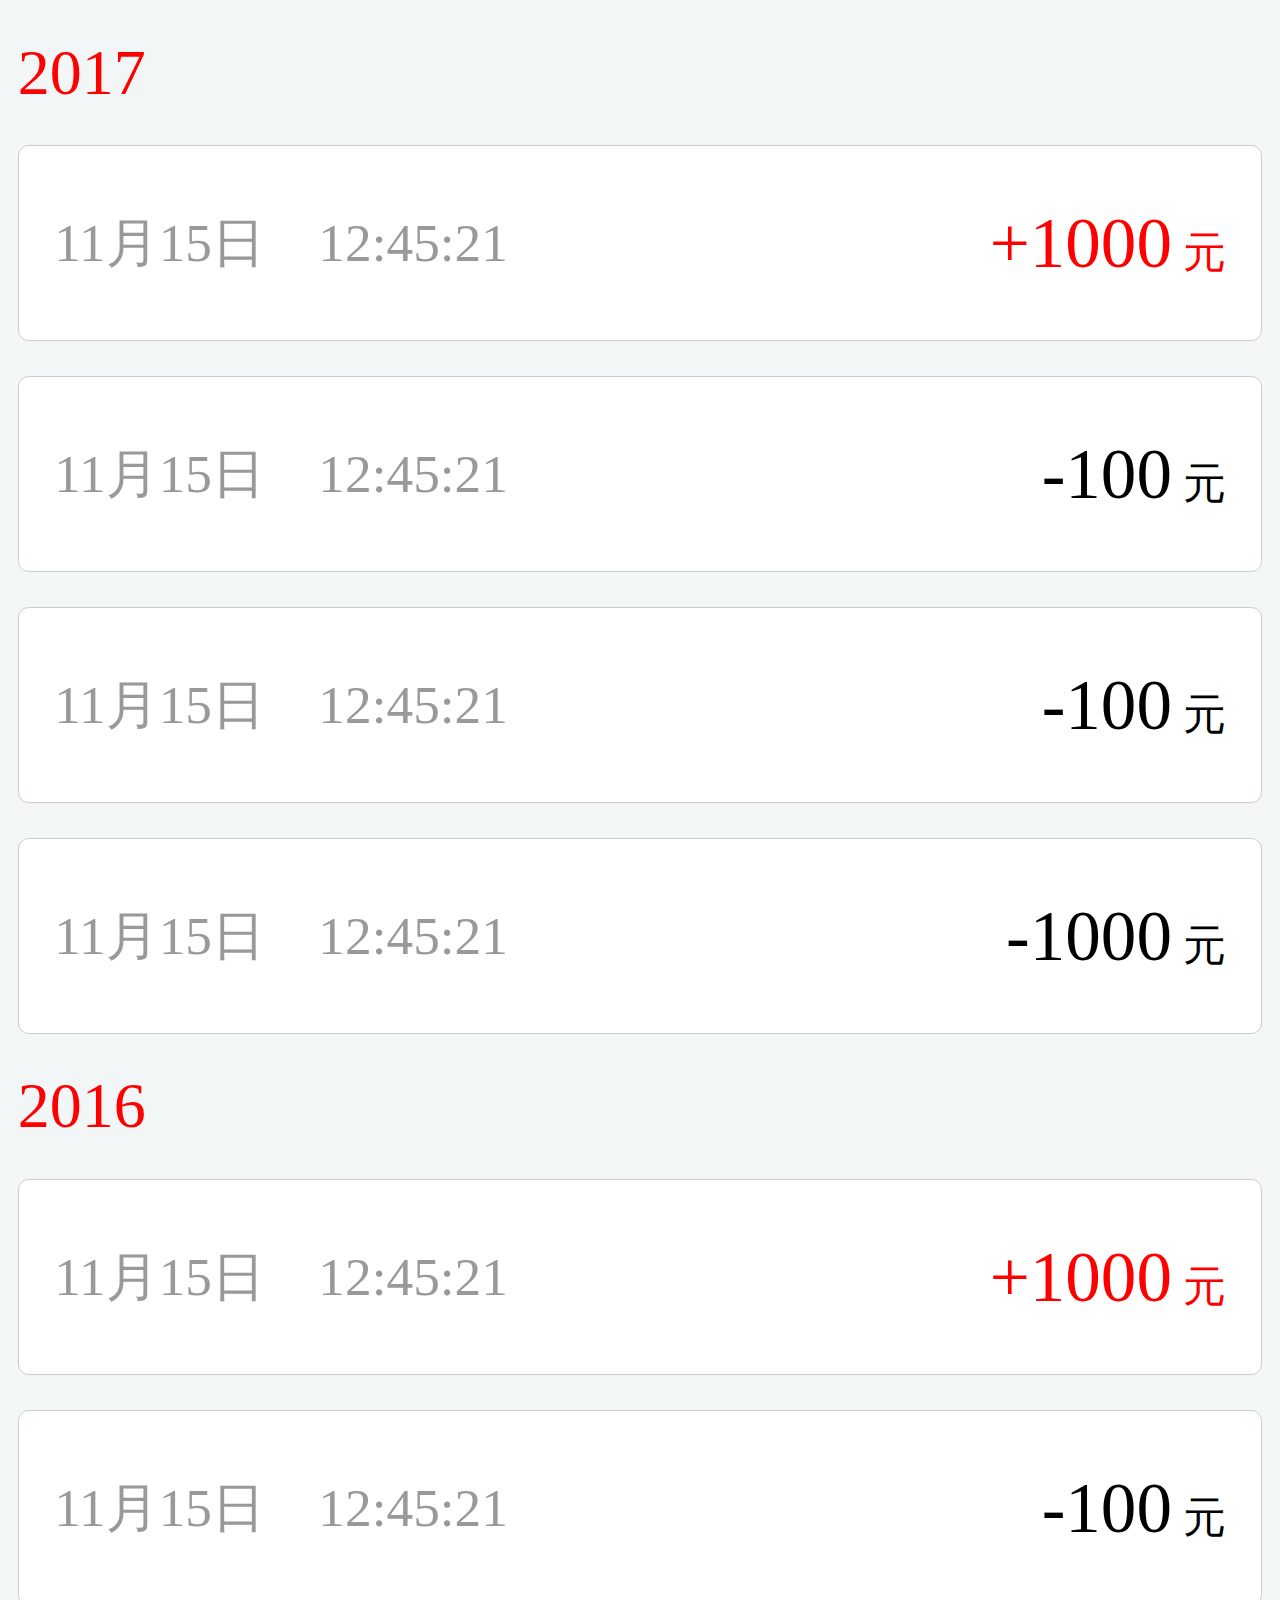
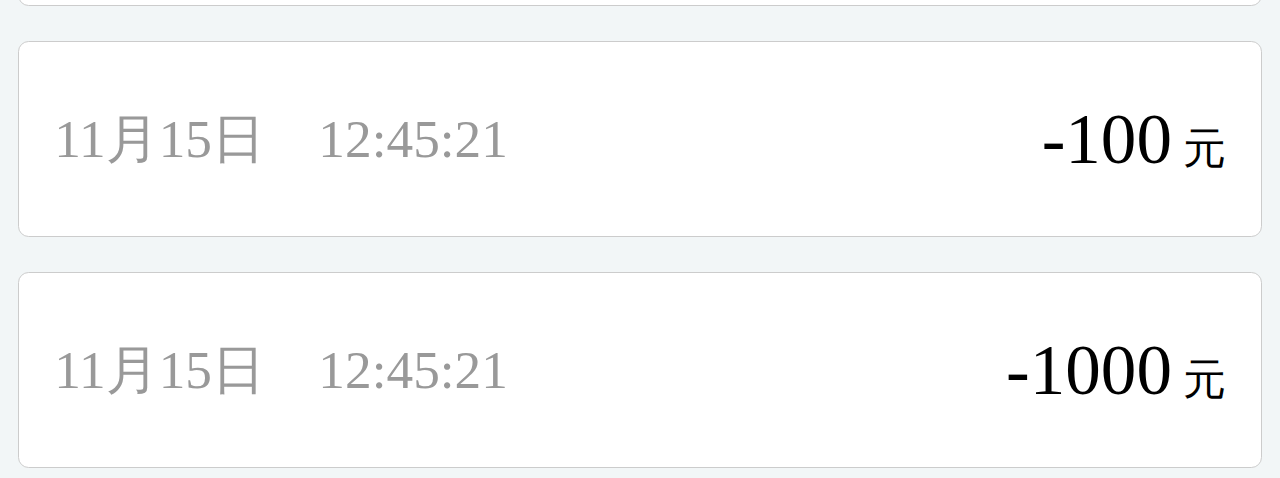
<file: chuzhiliushui.html>
<!DOCTYPE html>
<html lang="en">
<head>
	<meta charset="UTF-8">
	<meta name="viewport" content="width=device-width,initial-scale=1,user-scalable=0">
	<title>储值流水</title>
	<link rel="stylesheet" type="text/css" href="./css/index.css">

</head>
<body>
	<div class='jifen_yearbox'>
		<p class='year_'>2017</p>
		<ul>
			<li class="listyle">11月15日&nbsp&nbsp&nbsp&nbsp12:45:21<span class='addjifen'>+1000<span class="add_word"> 元</span></span></li>
			<li class="listyle">11月15日&nbsp&nbsp&nbsp&nbsp12:45:21<span class='_jifen'>-100<span class="word_"> 元</span></span></li>
			<li class="listyle">11月15日&nbsp&nbsp&nbsp&nbsp12:45:21<span class='_jifen'>-100<span class="word_"> 元</span></span></li>
			<li class="listyle">11月15日&nbsp&nbsp&nbsp&nbsp12:45:21<span class='_jifen'>-1000<span class="word_"> 元</span></span></li>
		</ul>
	</div>
		<div class='jifen_yearbox'>
		<p class='year_'>2016</p>
		<ul>
			<li class="listyle">11月15日&nbsp&nbsp&nbsp&nbsp12:45:21<span class='addjifen'>+1000<span class="add_word"> 元</span></span></li>
			<li class="listyle">11月15日&nbsp&nbsp&nbsp&nbsp12:45:21<span class='_jifen'>-100<span class="word_"> 元</span></span></li>
			<li class="listyle">11月15日&nbsp&nbsp&nbsp&nbsp12:45:21<span class='_jifen'>-100<span class="word_"> 元</span></span></li>
			<li class="listyle">11月15日&nbsp&nbsp&nbsp&nbsp12:45:21<span class='_jifen'>-1000<span class="word_"> 元</span></span></li>
		</ul>
	</div>

	<script type="text/javascript" src='./js/zepto.min.js v1.2.0'></script>
    <script type="text/javascript" src='./js/touch-0.2.14.min.js'></script>
    <script type="text/javascript" src='./js/fontsize.js'></script>
    <script type="text/javascript" src='./js/index.js'></script>
</body>
</html>
</file>
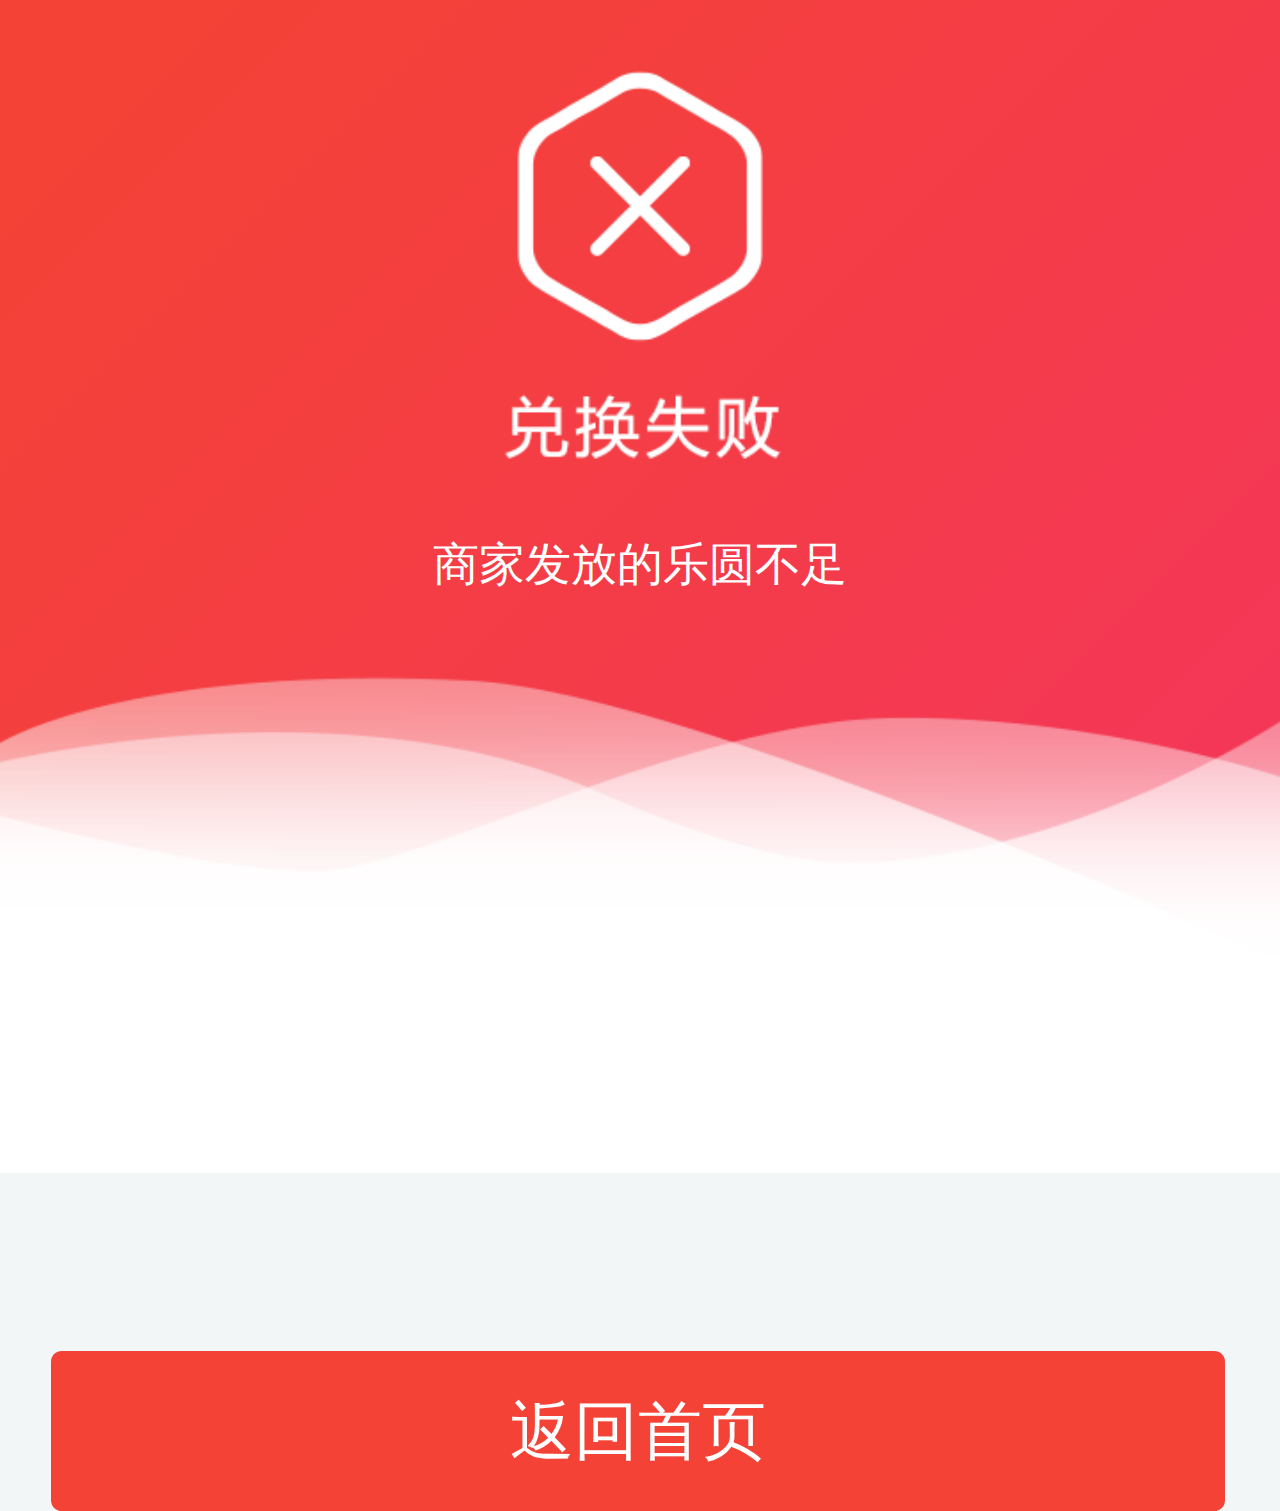
<file: duihuanfalse.html>
<!DOCTYPE html>
<html lang="en">
<head>
	<meta charset="UTF-8">
	<meta name="viewport" content="width=device-width,initial-scale=1,user-scalable=0">
	<title>兑换失败</title>
	<link rel="stylesheet" type="text/css" href="./css/index.css">
	<style>
		.jifen_false{

          background-image: url(./images/false1.png);
          background-repeat: no-repeat;
          -webkit-background-size: cover;
          background-size: cover;
          width: 7.2rem;
          height: 6.6rem;
      }

	</style>
</head>
<body>
	<div class='jifen_false'>
	<p class='res_jifen'>商家发放的乐圆不足</p>
	</div>
	<button class='go_denglu btn'>
		返回首页
	</button>
	
	<script type="text/javascript" src='./js/zepto.min.js v1.2.0'></script>
    <script type="text/javascript" src='./js/touch-0.2.14.min.js'></script>
    <script type="text/javascript" src='./js/fontsize.js'></script>
    <script type="text/javascript" src='./js/index.js'></script>
</body>
</html>
</file>
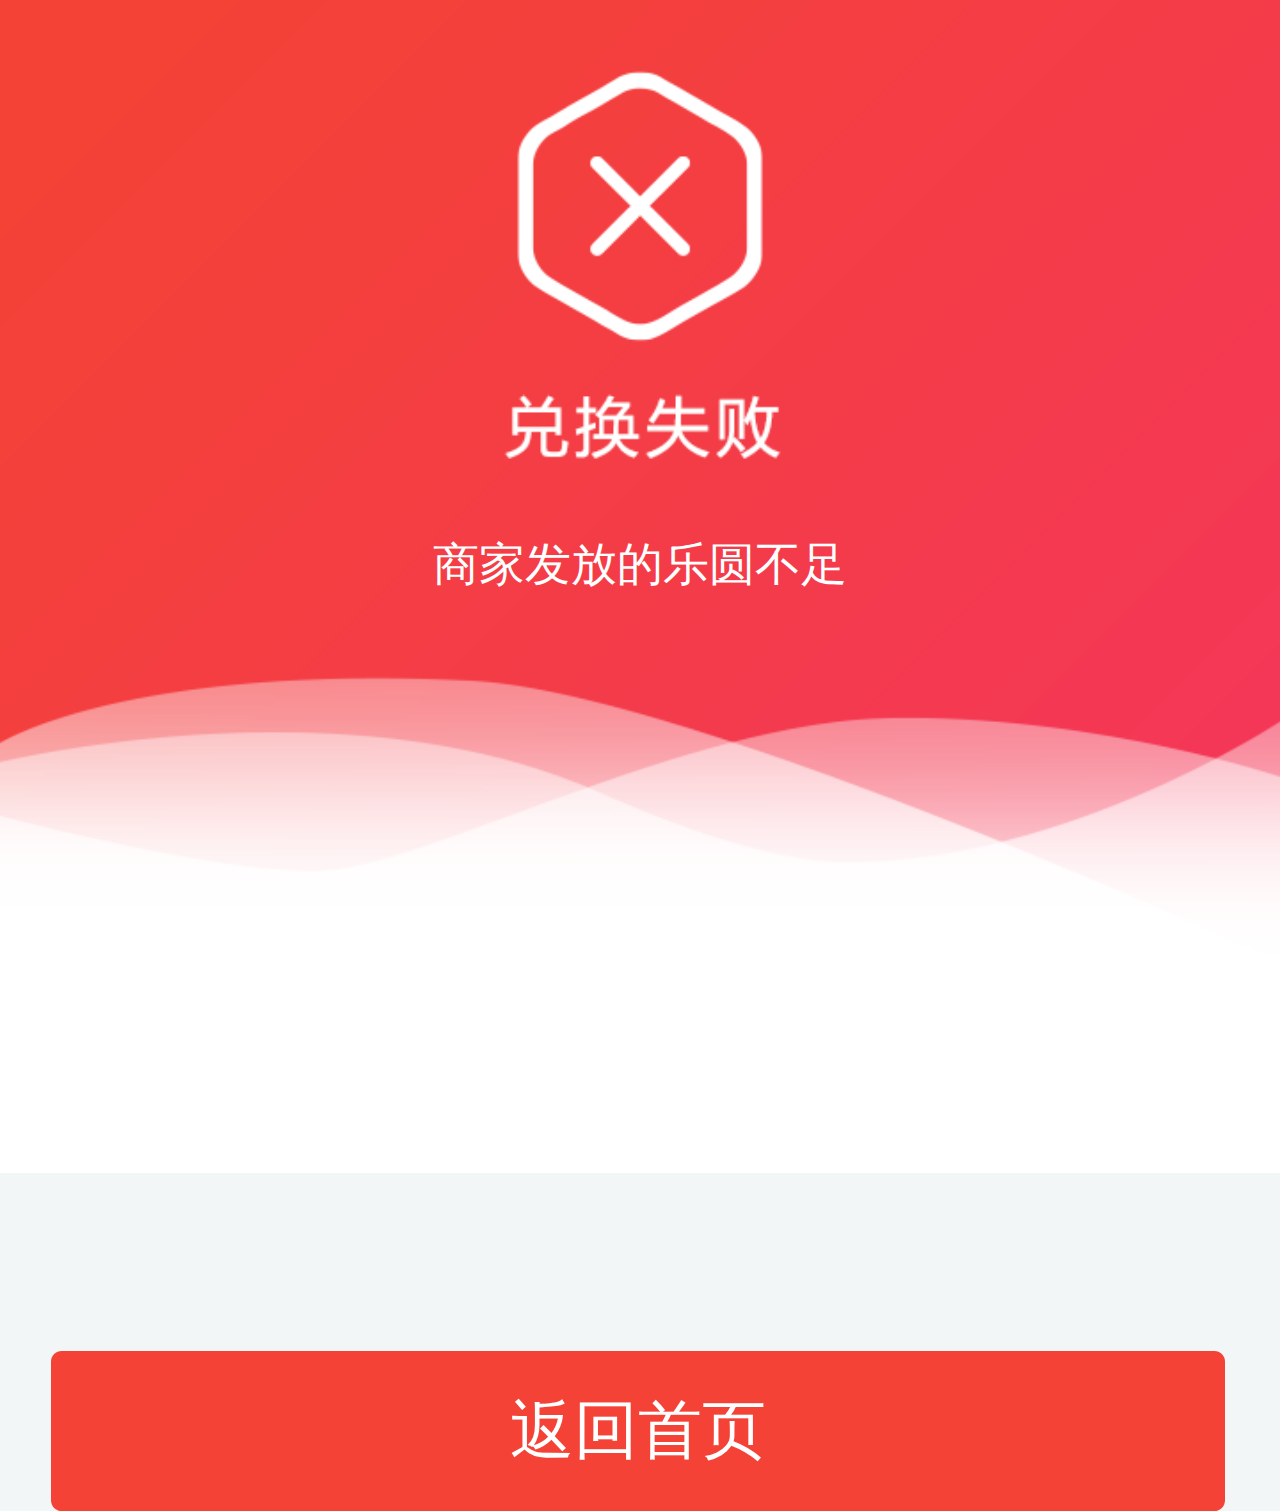
<file: false.html>
<!DOCTYPE html>
<html lang="en">
<head>
	<meta charset="UTF-8">
	<meta name="viewport" content="width=device-width,initial-scale=1,user-scalable=0">
	<title>兑换失败</title>
	<link rel="stylesheet" type="text/css" href="./css/index.css">
	<style>
		.jifen_false{

          background-image: url(./images/false1.png);
          background-repeat: no-repeat;
          -webkit-background-size: cover;
          background-size: cover;
          width: 7.2rem;
          height: 6.6rem;
      }

	</style>
</head>
<body>
	<div class='jifen_false'>
	<p class='res_jifen'>商家发放的乐圆不足</p>
	</div>
	<a href='./huiyuanjf.html' class='go_denglu btn'>
		返回首页
	</a>
	
	<script type="text/javascript" src='./js/zepto.min.js v1.2.0'></script>
    <script type="text/javascript" src='./js/touch-0.2.14.min.js'></script>
    <script type="text/javascript" src='./js/fontsize.js'></script>
    <script type="text/javascript" src='./js/index.js'></script>
</body>
</html>
</file>
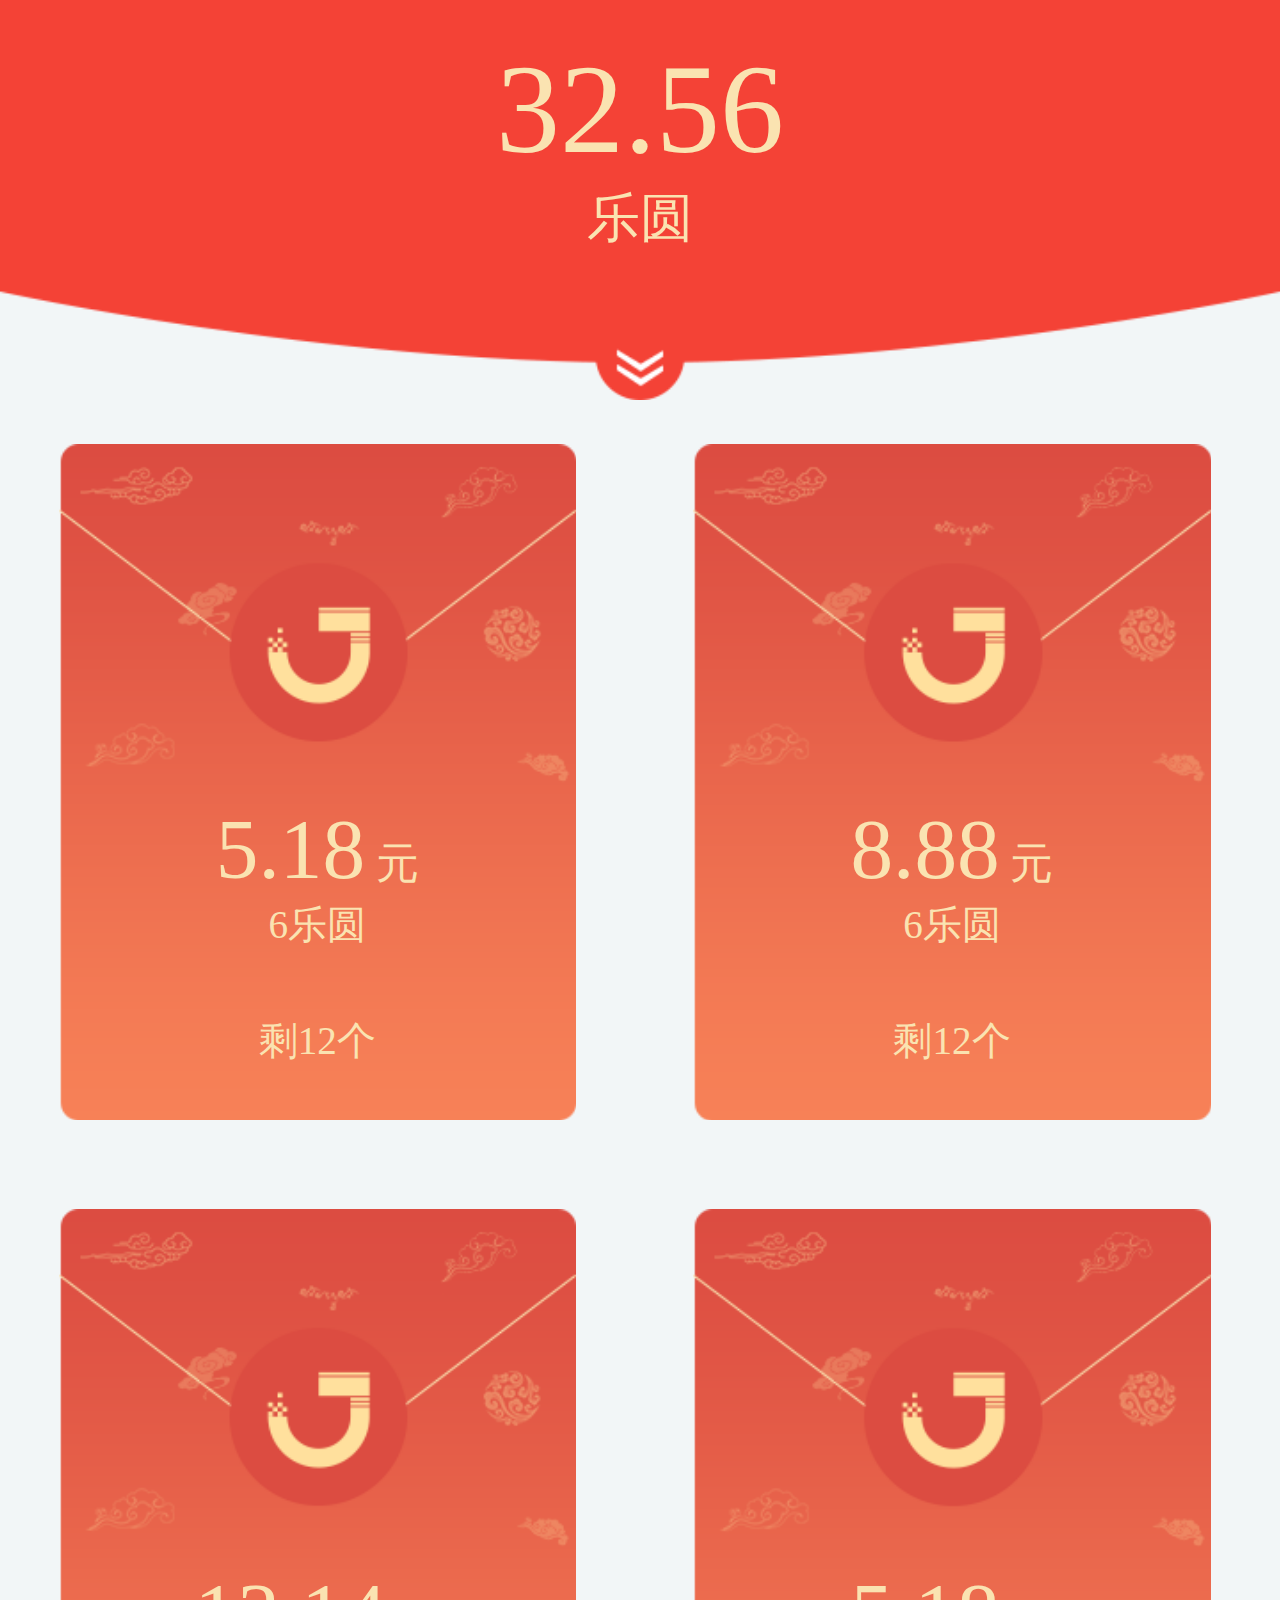
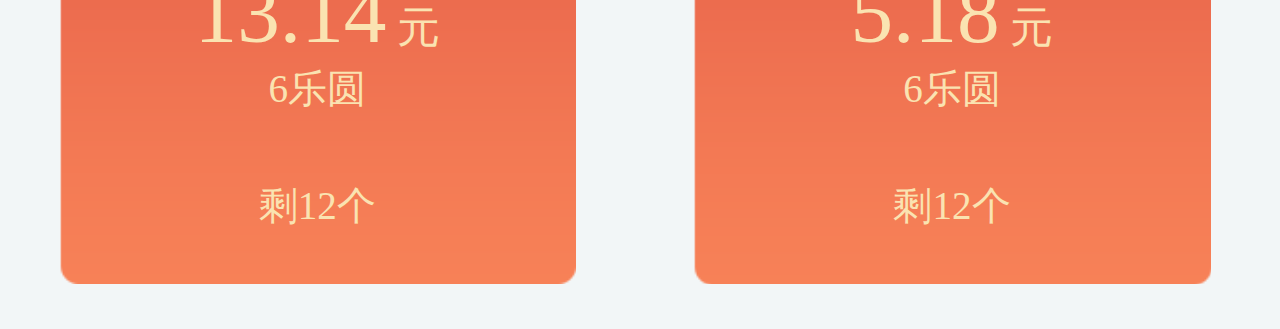
<file: hongbao.html>
<!DOCTYPE html>
<html lang="en">
<head>
	<meta charset="UTF-8">
	<meta name="viewport" content="width=device-width,initial-scale=1,user-scalable=0">
	<title>兑换红包</title>
	<script type="text/javascript" src='./js/fontsize.js'></script>
	<link rel="stylesheet" type="text/css" href="./css/index.css">
	<style>
		.hongbao_top{
			width: 7.2rem;
			height: 2.25rem;
			background-image: url(./images/arrow.png);
			background-repeat: no-repeat;
      		-webkit-background-size: cover;
      		background-size: cover;
		}

		
		.hb_inner{
			width: 2.91rem;
			height: 3.8rem;
			background-image: url(./images/xiaohb.png);
			background-repeat: no-repeat;
      		-webkit-background-size: cover;
      		background-size: cover;
      		float:left;
      		margin: 0.25rem 0.33rem 0.25rem 0.33rem;
		}
		 .tanchu_hongbao{
	      width: 6rem;
	      height: 8rem;
	      background-image: url(./images/openhb.png);
	      background-repeat: no-repeat;
	      -webkit-background-size: cover;
	      background-size: cover;
	      margin-top: 0.6rem;
	      margin-left: 0.6rem; 
	      position: absolute; 
	      top:0;
	      left:0;
	      display: none; 
	      z-index: 101;
    }
    	.tanchu_hongbao1{
	      width: 6rem;
	      height: 8rem;
	      background-image: url(./images/openhb.png);
	      background-repeat: no-repeat;
	      -webkit-background-size: cover;
	      background-size: cover;
	      margin-top: 0.6rem;
	      margin-left: 0.6rem; 
	      position: absolute; 
	      top:0;
	      left:0;
	      display: none; 
	      z-index: 102;
    }
	</style>
</head>
<body>

<!-- ->弹出层代码 -->
	<div class='tanchu_hongbao'>
		<p class='tan_dhtext'>兑换红包</p>
		<p class='tan_yuan'><span class='tan_num'>10.00</span>元</p>
		<p class='tan_xiaohao'>即将消耗9乐圆，请返回微信公众号领取</p>
		<a href='./hongbao.html' id="if_btn_ture" class='if_btn if_btn_ture'>确定兑换</a>
	</div>	

	<div class='tanchu_hongbao1'>
		<p class='tan_hb_f_text'><img src="./images/cry.png" alt="" class="img_cry">&nbsp&nbsp红包被抢光了,下次努力哦</p>
		<a href='./hongbao.html' id="if_btn_false" class='if_btn if_btn_false'>确定</a>
	</div>	

	<div class='zhezhao'>
		
	</div>
<!-- -->
	<div class='bh_content'>
			<div class='hongbao_top'>
				<p class='my_w hb_same'>32.56</p>
				<p class='text_hb hb_same'>乐圆</p>
			</div>
			<div class='hongbao_main'>
				<div class="hb_inner">
					<p class="samehb">
					<span class='hb_num'>5.18</span>&nbsp元</p>
					<p class="hb_dh">6乐圆</p>
					<p class="hb_sy">剩12个</p>
				</div>
				<div class="hb_inner"><p class="samehb">
					<span class='hb_num'>8.88</span>&nbsp元</p>
					<p class="hb_dh">6乐圆</p>
					<p class="hb_sy">剩12个</p>
				</div>
				<div class="hb_inner"><p class="samehb">
					<span class='hb_num'>13.14</span>&nbsp元</p>
					<p class="hb_dh">6乐圆</p>
					<p class="hb_sy">剩12个</p>
				</div>
				<div class="hb_inner"><p class="samehb">
					<span class='hb_num'>5.18</span>&nbsp元</p>
					<p class="hb_dh">6乐圆</p>
					<p class="hb_sy">剩12个</p>
				</div>
			</div>
		</div>
		
    <script type="text/javascript" src='./js/zepto.min.js v1.2.0'></script>
    <script type="text/javascript" src='./js/touch-0.2.14.min.js'></script>
    <script type="text/javascript" src='./js/fontsize.js'></script>
    <script type="text/javascript" src='./js/index.js'></script>
</body>
</html>
</file>
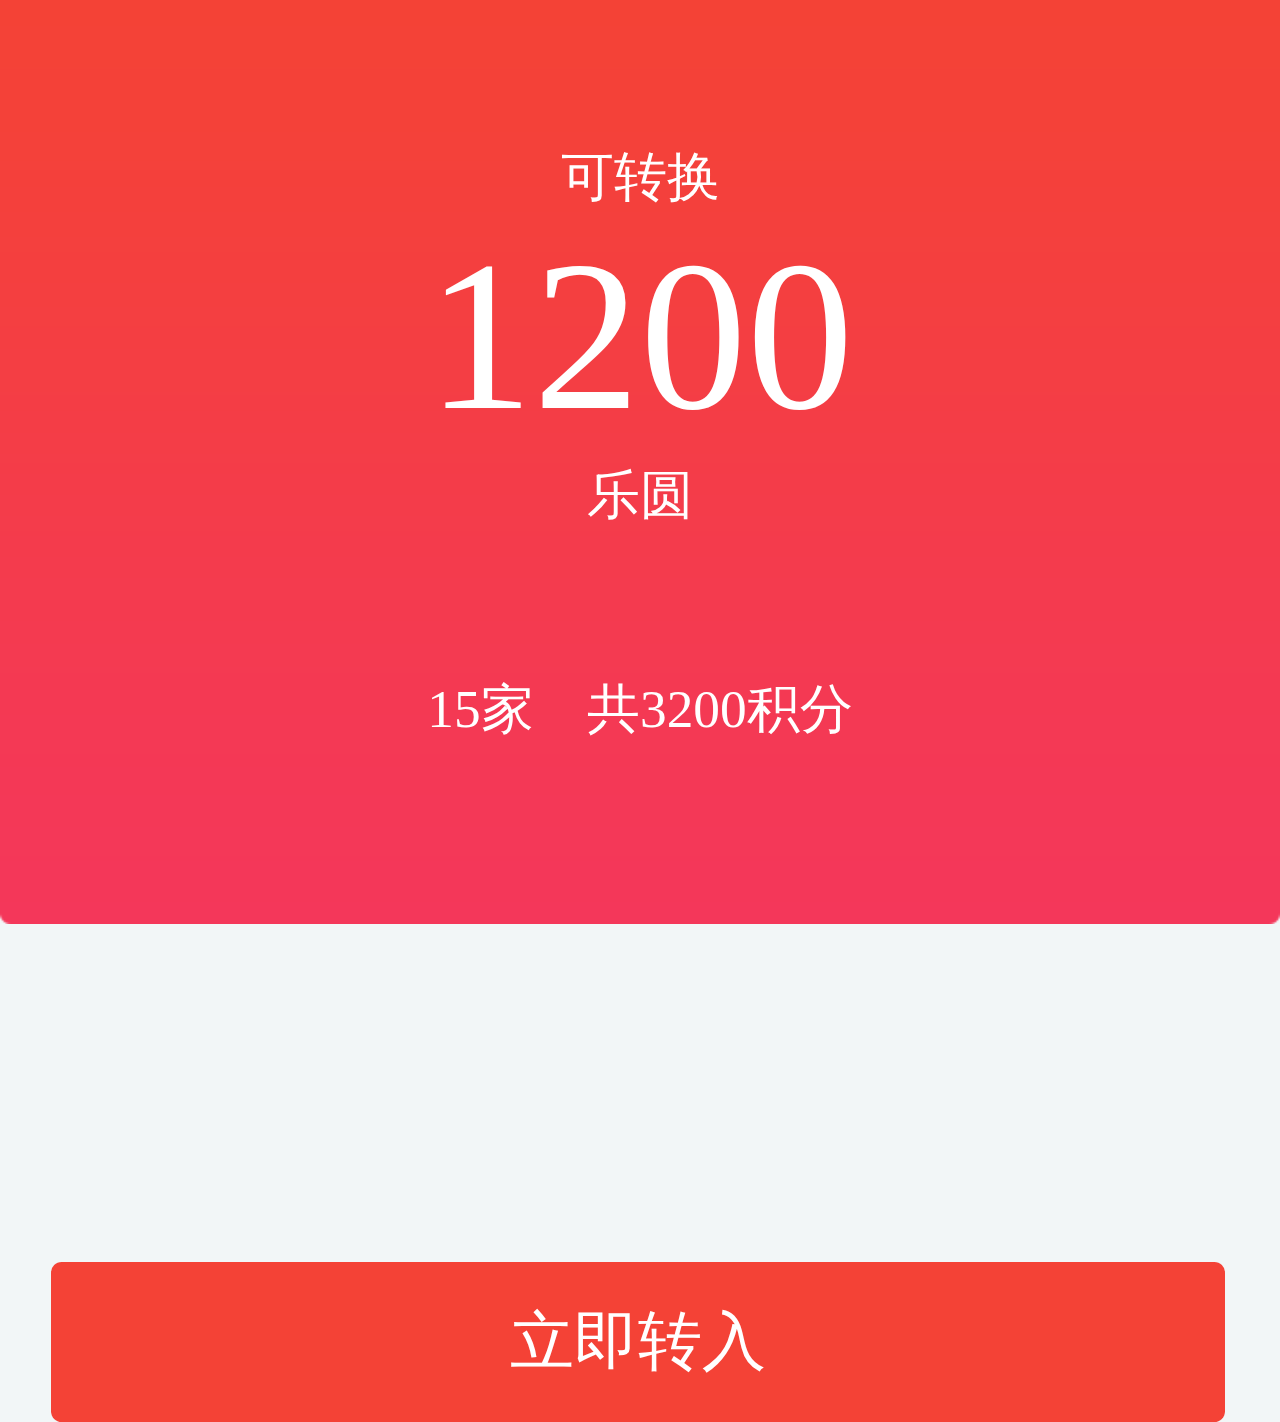
<file: jifenhuanleyuan.html>
<!DOCTYPE html>
<html lang="en">
<head>
	<meta charset="UTF-8">
	<meta name="viewport" content="width=device-width,initial-scale=1,user-scalable=0">
	<title>积分换乐圆</title>
	<link rel="stylesheet" type="text/css" href="./css/index.css">
	<style type="text/css">
      .bgc_jifen{
      background-image: url(./images/jifen_bgc.png);
      background-repeat: no-repeat;
      -webkit-background-size: cover;
      background-size: cover;
      width: 7.2rem;
      height: 5.2rem;
    }
	</style>
</head>
<body>
	<div class='bgc_jifen'>
		<p class='text_jl firs_test'>可转换</p>
		<p class='gundong_jifen'>1200</p>
		<p class='text_jl sce_test'>乐圆</p>
		<p class='text_jl th_test'><span>15家&nbsp&nbsp&nbsp&nbsp共3200积分</span></p>
	</div>

	<a href='./ok.html' class='btn zhuanru_btn'>立即转入</a>


	 <script type="text/javascript" src='./js/zepto.min.js v1.2.0'></script>
    <script type="text/javascript" src='./js/touch-0.2.14.min.js'></script>
    <script type="text/javascript" src='./js/fontsize.js'></script>
    <script type="text/javascript" src='./js/index.js'></script>
</body>
</html>
</file>
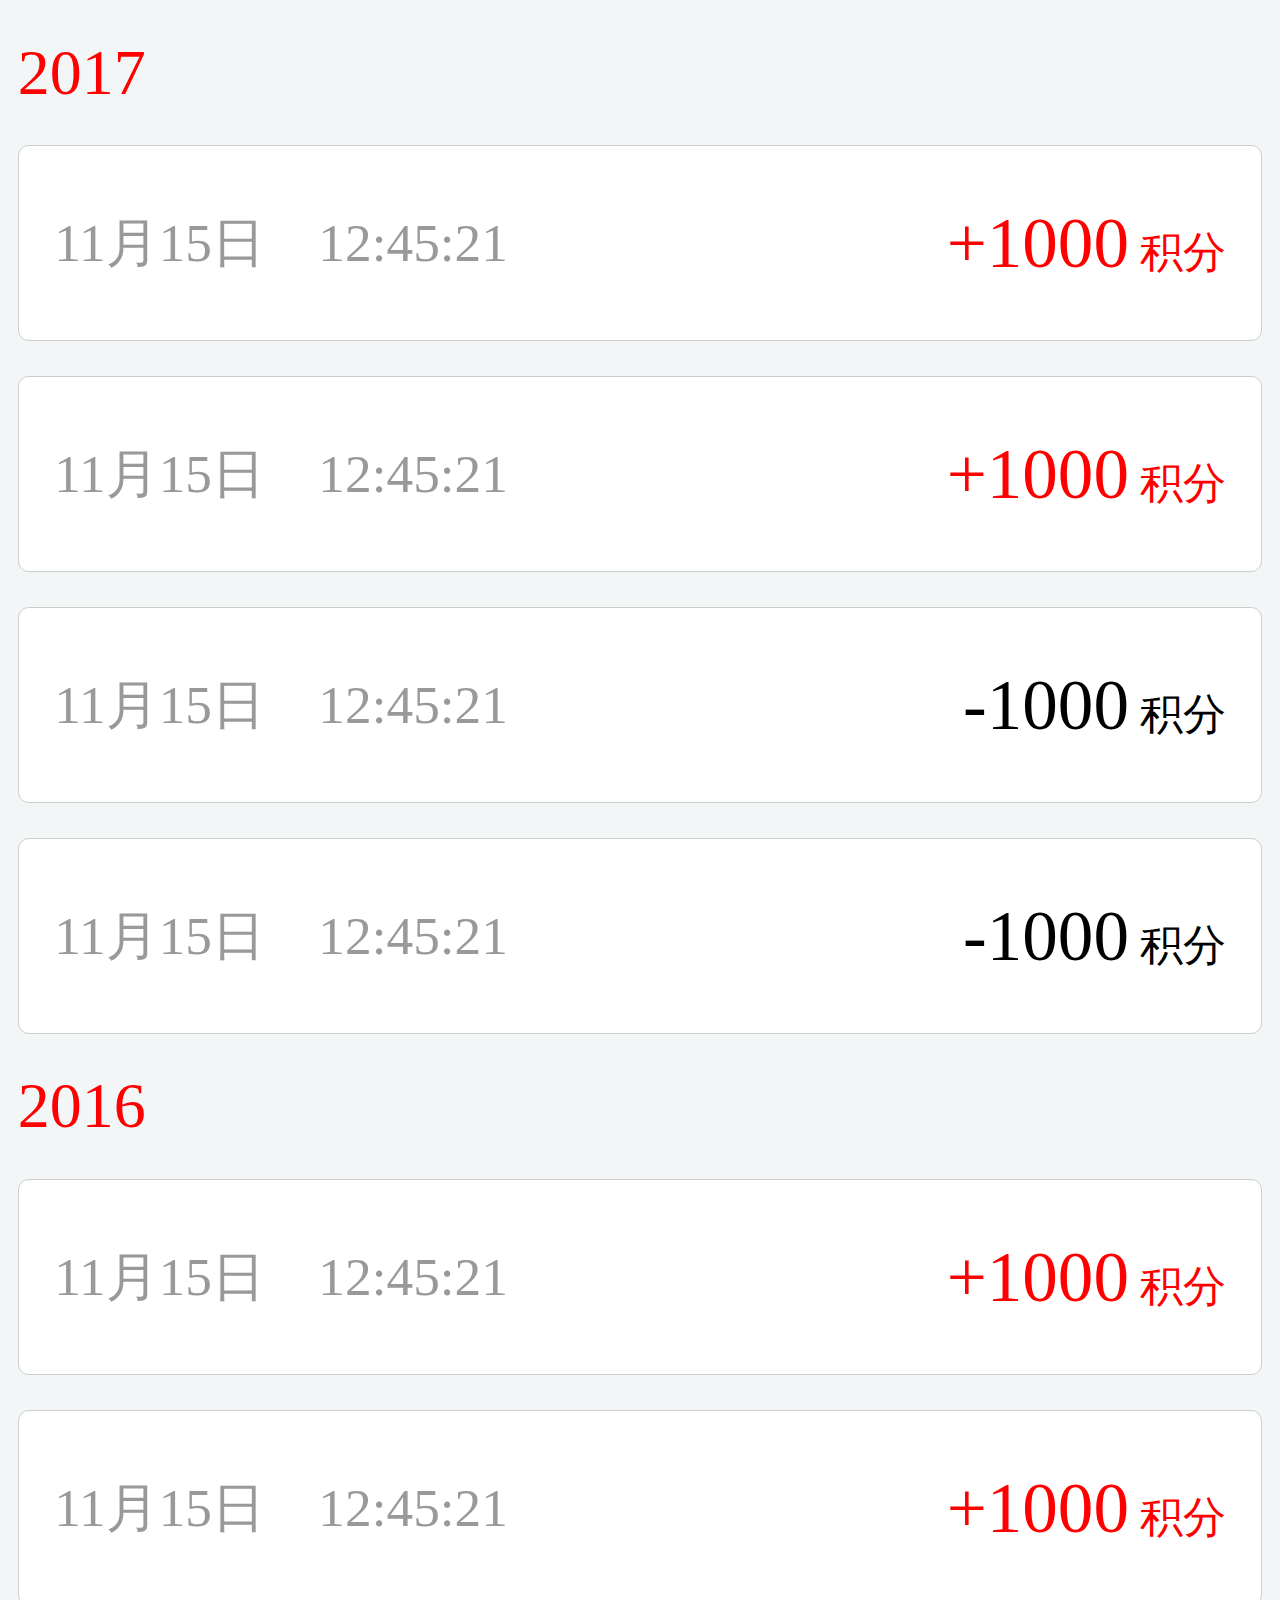
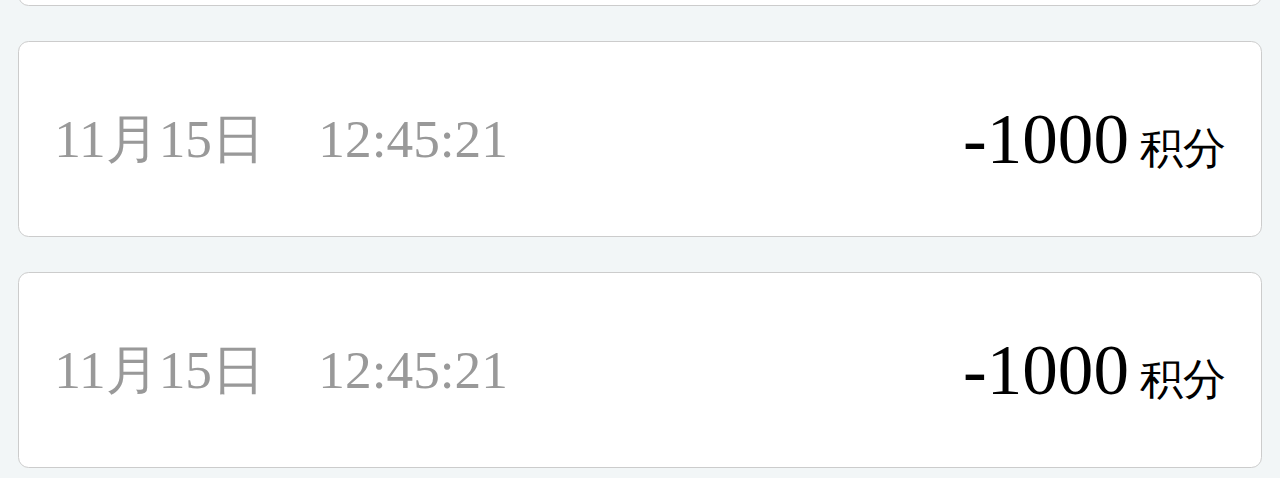
<file: jifenliushui.html>
<!DOCTYPE html>
<html lang="en">
<head>
	<meta charset="UTF-8">
	<meta name="viewport" content="width=device-width,initial-scale=1,user-scalable=0">
	<title>积分流水</title>
	<link rel="stylesheet" href="./css/index.css">

</head>
<body>
	<div class='jifen_yearbox'>
		<p class='year_'>2017</p>
		<ul>
			<li class="listyle">11月15日&nbsp&nbsp&nbsp&nbsp12:45:21<span class='addjifen'>+1000<span class="add_word"> 积分</span></span></li>
			<li class="listyle">11月15日&nbsp&nbsp&nbsp&nbsp12:45:21<span class='addjifen'>+1000<span class="add_word"> 积分</span></span></li>
			<li class="listyle">11月15日&nbsp&nbsp&nbsp&nbsp12:45:21<span class='_jifen'>-1000<span class="word_"> 积分</span></span></li>
			<li class="listyle">11月15日&nbsp&nbsp&nbsp&nbsp12:45:21<span class='_jifen'>-1000<span class="word_"> 积分</span></span></li>
		</ul>
	</div>
		<div class='jifen_yearbox'>
		<p class='year_'>2016</p>
		<ul>
			<li class="listyle">11月15日&nbsp&nbsp&nbsp&nbsp12:45:21<span class='addjifen'>+1000<span class="add_word"> 积分</span></span></li>
			<li class="listyle">11月15日&nbsp&nbsp&nbsp&nbsp12:45:21<span class='addjifen'>+1000<span class="add_word"> 积分</span></span></li>
			<li class="listyle">11月15日&nbsp&nbsp&nbsp&nbsp12:45:21<span class='_jifen'>-1000<span class="word_"> 积分</span></span></li>
			<li class="listyle">11月15日&nbsp&nbsp&nbsp&nbsp12:45:21<span class='_jifen'>-1000<span class="word_"> 积分</span></span></li>
		</ul>
	</div>
	
	<script type="text/javascript" src='./js/zepto.min.js v1.2.0'></script>
    <script type="text/javascript" src='./js/touch-0.2.14.min.js'></script>
    <script type="text/javascript" src='./js/fontsize.js'></script>
    <script type="text/javascript" src='./js/index.js'></script>
</body>
</html>
</file>
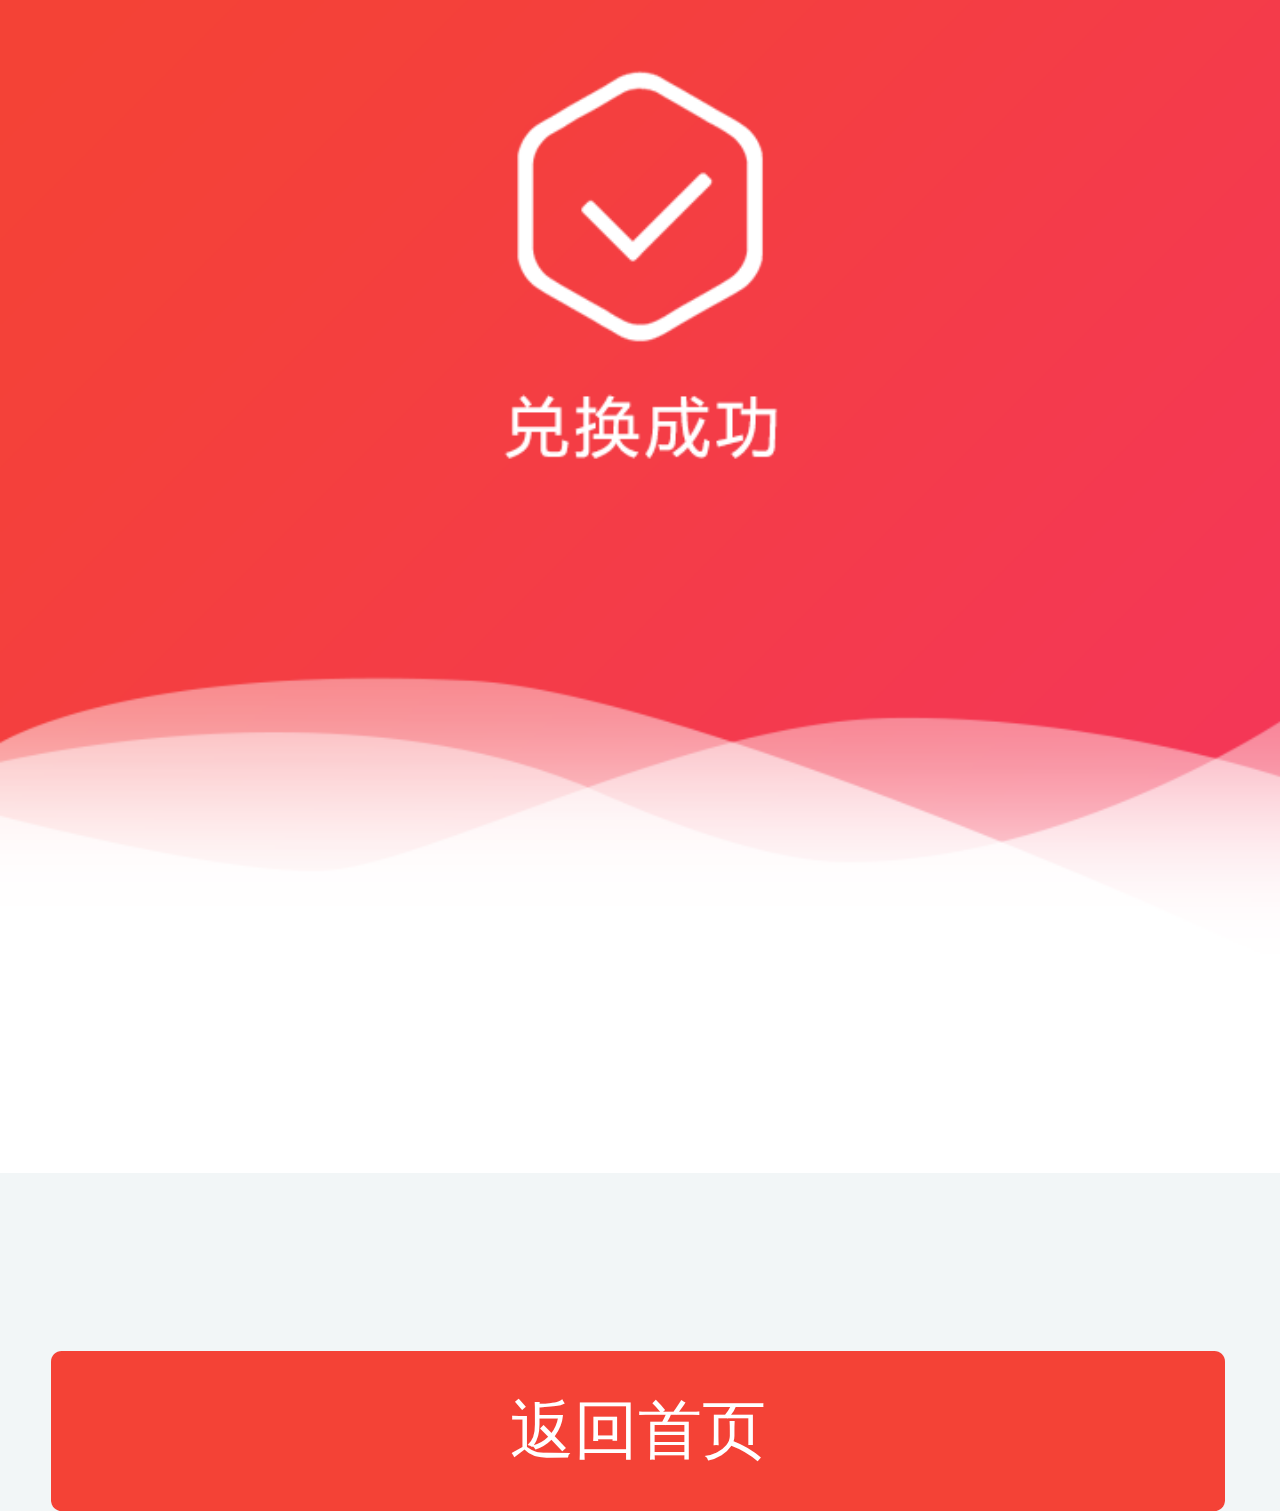
<file: ok.html>
<!DOCTYPE html>
<html lang="en">
<head>
	<meta charset="UTF-8">
	<meta name="viewport" content="width=device-width,initial-scale=1,user-scalable=0">
	<title>兑换成功</title>
	<link rel="stylesheet" type="text/css" href="./css/index.css">
	<style>
	.jifen_ok{

          background-image: url(./images/true1.png);
          background-repeat: no-repeat;
          -webkit-background-size: cover;
          background-size: cover;
          width: 7.2rem;
          height: 6.6rem;
      }
	</style>
</head>
<body>
	<div class='jifen_ok'>
	</div>
	<a href='./huiyuanjf.html' class='go_denglu btn'>
		返回首页
	</a>
	
    <script type="text/javascript" src='./js/zepto.min.js v1.2.0'></script>
    <script type="text/javascript" src='./js/touch-0.2.14.min.js'></script>
    <script type="text/javascript" src='./js/fontsize.js'></script>
    <script type="text/javascript" src='./js/index.js'></script>
</body>
</html>
</file>
<file: css/index.css>
@charset 'utf-8'; 
  *{margin:0;padding:0;box-sizing: border-box;}

    a{text-decoration: none;}
    body,input{font-family:'Microsoft YaHei';font-size: 0.14rem;}
    li{list-style: none;}

    /*兼容微信内核 按钮样式*/
    input[type=button], input[type=submit], input[type=file], button { cursor: pointer; -webkit-appearance: none; } 

/*  ---------
  登录*/
    #phonebox{
      position: relative;
      margin-left:0.3rem;
      margin-right:0.3rem;
      margin-top: 1.05rem;
      border-bottom: 1px solid #ccc;
        }

     #phoneNum{
         border:none;
         margin-left:0.13rem;
         font-size: 0.36rem;
         margin-bottom: 0.3rem;
         float-right;
        
        }
         
    .img_phone{
      margin-left: 0.6rem;
      width: 0.32rem;
      height: 0.45rem;
      vertical-align: text-bottom;

    }
    #huoqu_btn{
      position: absolute;
      top:-0.1rem;
      right:0;
      width: 1.2rem;
      height: 0.7rem;
      background-color: #f44236;
      color:#fff;
      border-radius: 0.06rem;
      border:none;
      text-align: center;
      font-size: 0.26rem;
    }
    .visibility_hidden{
      visibility:hidden;
    }
    .visibility_visible{
      visibility:visible;
    }
    #tishi{
      text-indent:65px;
      color:red;
      font-size: 0.22rem;
      visibility:hidden;
    }
    #codebox{
      margin-left:0.3rem;
      margin-right:0.3rem;
      margin-top: 0.3rem;
      border-bottom: 1px solid #ccc;
        }
     .img_code{
      margin-left: 0.56rem;
      width: 0.4rem;
      height: 0.32rem;  
     }
    #yzcode{
     border:none;
     margin-left:0.13rem;
    font-size: 0.36rem;
    margin-bottom: 2.3vh;
    float-right;
    }

    .btn{
    display: block;
    text-align: center;
    line-height: 0.9rem;
    width:6.6rem;
    height: 0.9rem;
    color:#fff;
    background-color: #f44236;
    font-size: 0.36rem;
    border:none;
    margin-top: 10.9vh;
    margin-left:4vw;
    border-radius: 0.06rem;
    }

  body{
    background-color: #f2f6f7;
  }
  input[type="text"]{
    background-color: #f2f6f7;
  }
  .logofoot{
    width: 2.18rem;
    height: 1.64rem;
    margin-top: 3.8rem;
    margin-left:2.5rem;
  }
  /*------------------*/
/*  积分流水储值*/
  .year_{
      font-size: 0.36rem;
      color:red;
    }
    .jifen_yearbox{
       margin:0 0.1rem 0 0.1rem;
       margin-top: 0.2rem;
    }
    .listyle{
      width: 7rem;
      height: 1.1rem;
      border :1px solid #ccc;
      border-radius: 0.06rem;
      font-size: 0.3rem;
      margin-top: 0.2rem;
      background-color: #fff;
      line-height: 1.1rem;
      text-indent: 0.2rem;
      color:#999999;
    }
    .addjifen{
      color:red;
    }
    .addjifen,._jifen{
      
      font-size: 0.4rem;
      float:right;

    }
    .add_word,.word_{
      font-size: 0.24rem;
      margin-right: 0.2rem;
    }
    ._jifen{
      color:black;
    }
   /* ------*/
   /*   积分换乐圆*/

    .zhuanru_btn{
      margin-top: 1.9rem;
    }
    .text_jl{
      font-size: 0.3rem;
      color:#fff;
      text-align: center;
    }
    .gundong_jifen{

      font-size: 1.2rem;
      color:#fff;
      text-align: center;

    }
    .firs_test{
      padding-top:0.8rem;
    }
    .sce_test{
      padding-top: 0.4px;
    }
    .th_test{
      padding:0.8rem 0 0.4rem 0;
    }
/* -----兑换成功*/
    
      .go_denglu{
          margin-top: 1rem;
      }
/*-----兑换失败*/
  
      .res_jifen{
        font-size: 0.26rem;
        color:#fff;
        padding-top: 3rem;
        text-align: center;
      }
/*-------红包*/
    .hb_same{
      color:#fae3b1;
      text-align: center;
    }
    .my_w{
      font-size: 0.72rem;
      padding-top: 0.2rem;
    }
    .text_hb{
      font-size: 0.3rem;

    }
        .samehb,.hb_num,.hb_dh,.hb_sy{
      color:#fae3b1;
      text-align: center;
      font-size: 0.22rem;
    }
    .hb_num{
      font-size: 0.48rem;

    }
    .samehb{
      font-size: 0.24rem;
      padding-top: 2rem;
    }
    .hb_sy{
      padding-top:0.35rem;
    }
/*红包弹出页面*/
    .tan_dhtext,.tan_yuan,.tan_xiaohao{
      text-align: center;
    }
    .tan_dhtext{
      color:#fff;
      font-size: 0.36rem;
      margin-top: 3.3rem;
    }
    .tan_num,.tan_yuan,.tan_xiaohao{
      color:#fae3b1;
    }
    .tan_num{
      font-size: 0.72rem; 
    }
    .tan_yuan{
      font-size: 0.3rem;
      margin-top: 0.5rem;
    }
    .tan_xiaohao{
      font-size: 0.26rem;
      margin-top: 0.5rem;
    }
    .if_btn{
      display:block;
      line-height: 0.8rem;
      font-size: 0.36rem;
      color:#fff;
      text-align: center;
      background-color: #ed725c;
      border:none;
      width: 2.6rem;
      height: 0.8rem;
      border-radius: 0.06rem;
      margin-left: 1.7rem;
      
    }
    .if_btn_ture{
      margin-top: 0.5rem;
      
    }

    .tan_hb_f_text{
    font-size: 0.36rem;
    margin-top: 3.8rem;
    color:#fff;
  }
  .if_btn_false{
    margin-top: 2rem;
  }

    /*遮罩部分*/
    .zhezhao{
      position:absolute; 
      left:0; 
      top:0; 
      width: 7.2rem;
      height: 12.8rem;
      background-color: #ccc; 
      opacity: 0.6;
      z-index: 100;
      display: none; 
    }
      .tan_hb_f_text{
      text-indent: 1rem;
      position: relative;
    }
     .img_cry{
      width: 0.46rem;
      height: 0.4rem;
      position: absolute;
      top:0.03rem;
      left: 0.5rem;
    }

    /**/
    .hy_jf_top{
      height: 1.76rem;
      position: relative;
    }
    .hy_jf_tex{
      padding-top: 0.3rem;
    }
    .hy_jf_tex ,.hy_jf_topPhoneNum,.hy_jfly_go{
      
      font-size: 0.26rem;
    }
    .hy_jf_tex,.hy_jf_topPhoneNum{
      text-indent: 0.3rem;
    }
    .hy_jf_topNum{
      font-size:0.6rem;
    }
    .hy_jf_topPhoneNum{
      color:#ccc;
    }
    .hy_jfly_go{
      position: absolute;
      right:0.2rem;
      top:0.7rem;
      color:#f44236;
      
    }
    .img_jflygo{
      width: 0.26rem;
      height: 0.26rem;

      /*vertical-align: text-top;*/       
    }
    .hy_jifen,.hy_chuzhi{
      width: 3.6rem;
      height: 0.9rem;
      border:1px solid #999999; 
      float: left;
    }
    .hy_chuzhi{
      border-left: none;
    }
    .hy_jifen{
      background-color: #f44236;
    }
    .hy_jifen_in,.hy_chuzhi_in{

      text-align: center;
      line-height: 0.9rem;

    }
    .img_money,.img_card{

      width: 0.43rem;
      height: 0.43rem;
      vertical-align: text-bottom;

    }

    .hy_jf_text,.hy_cz_text{
      display: inline-block;
      text-indent: 0.3rem;
      font-size: 0.3rem;
    }
    .hy_jf_text{
      color:#fff;
    }
    .hy_cz_text{
      color:#999999;
    }






    .hy_jf_list{
      display: block;
    }
    .hy_cz_list{
      display: none;
    }
    .hy_jf_li,.hy_cz_li{
      display: block;      
      width: 7rem;
      height: 2.6rem;
      border:1px solid #999999;
      border-radius: 0.06rem;
      margin:0.2rem 0.08rem 0 0.08rem;
    }

    .hy_jf_li_img,.hy_cz_li_img{
      width: 1.98rem;
      height: 1.98rem;
      border:2px solid #ccc;
      border-radius: 0.06rem;
      float:left;
      margin:0.3rem 0.1rem 0.3rem 0.3rem;
    }
    
    .hy_jf_li_right,.hy_cz_li_right{
      float:left;
      width: 4.36rem;
      height: 2.61rem;
    }
    .hy_jf_li_text,.hy_cz_li_text{
      font-size: 0.26rem;
      text-indent: 0.23rem;
      color:#000;
    }
    .hy_jf_li_first,.hy_cz_li_first{
      padding-top: 0.23rem;
    }
    .hy_jf_li_num{
      font-size: 0.72rem;
    }
    .hy_cz_li_num{
      font-size: 0.4rem;
    }
    .hy_jf_li_te,.hy_cz_li_te{
      text-align:right;
      line-height: 0.74rem;
      width: 100%;
      border-top:2px dashed #ccc;
      color:#999999;
    }
    .hy_cz_li_sec{
      padding-top: 0.4rem;
      padding-bottom: 0.2rem;

    }
    .hy_jf_li_tt{
      padding-bottom: 0.2rem;
    }
</file>
